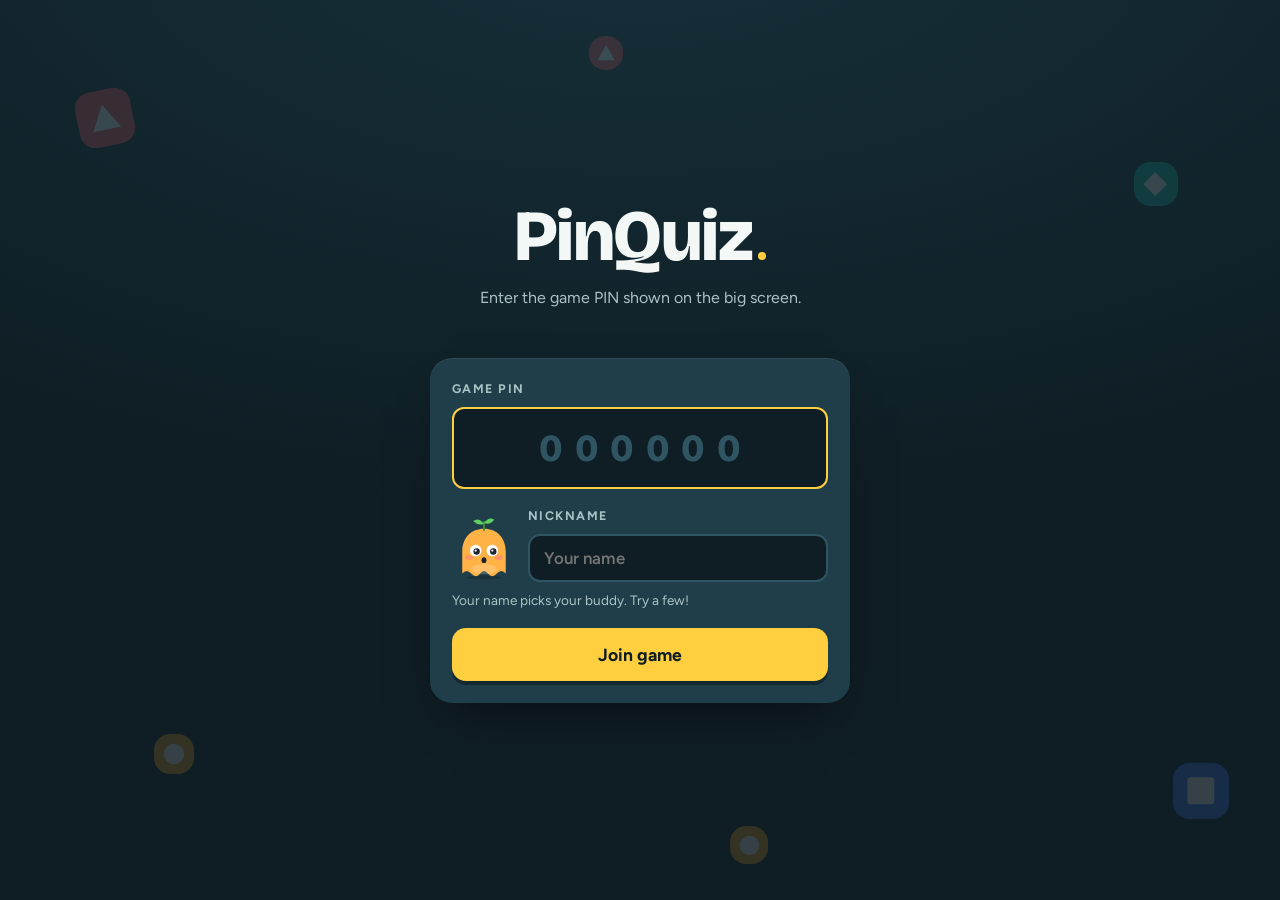
<file: index.html>
<!doctype html>
<html lang="en">
<head>
<meta charset="utf-8">
<meta name="viewport" content="width=device-width,initial-scale=1,viewport-fit=cover">
<title>PinQuiz</title>
<meta name="description" content="Free live quiz game. Host on a big screen, players join with a PIN from any phone.">
<link rel="preconnect" href="https://fonts.googleapis.com">
<link rel="stylesheet" href="https://fonts.googleapis.com/css2?family=Bricolage+Grotesque:opsz,wght@12..96,600;12..96,800&family=Figtree:wght@400;600;700&display=swap">
<link rel="icon" href="data:image/svg+xml,%3Csvg xmlns=%27http://www.w3.org/2000/svg%27 viewBox=%270 0 40 40%27%3E%3Ccircle cx=%2720%27 cy=%2720%27 r=%2718%27 fill=%27%23ffcf3f%27/%3E%3C/svg%3E">
<link rel="stylesheet" href="style.css">
</head>
<body>
<main id="app" aria-live="polite"></main>
<script src="vendor/firebase-app-compat.js"></script>
<script src="vendor/firebase-auth-compat.js"></script>
<script src="vendor/firebase-database-compat.js"></script>
<script src="vendor/qrcode.js"></script>
<script src="firebase-config.js"></script>
<script src="app.js"></script>
</body>
</html>
</file>
<file: style.css>
/* Game-show stage: dark ink stage, one warm spotlight accent, four answer colours. */
:root {
  --ink: #0f1d24;
  --stage: #16303a;
  --panel: #1f3e4a;
  --line: #2f5563;
  --fg: #f3f7f6;
  --muted: #a9c2c4;
  --spot: #ffcf3f;
  --good: #3ccf7a;
  --bad: #ff6b6b;
  --a0: #ff5a5f;
  --a1: #12b5a6;
  --a2: #f5a524;
  --a3: #3d7bfd;
  --display: "Bricolage Grotesque", "Arial Black", system-ui, sans-serif;
  --body: "Figtree", system-ui, -apple-system, "Segoe UI", sans-serif;
  --ease-out: cubic-bezier(0.23, 1, 0.32, 1);
  color-scheme: dark;
}

* { box-sizing: border-box; }
html, body { height: 100%; }
body {
  margin: 0;
  background: radial-gradient(1200px 600px at 50% -10%, var(--stage), var(--ink));
  background-color: var(--ink);
  color: var(--fg);
  font: 16px/1.5 var(--body);
  padding-top: env(safe-area-inset-top, 0px);
  padding-bottom: env(safe-area-inset-bottom, 0px);
}
#app {
  min-height: 100%;
  display: flex;
  flex-direction: column;
  padding-left: max(16px, env(safe-area-inset-left, 0px));
  padding-right: max(16px, env(safe-area-inset-right, 0px));
  padding-block: 20px;
  max-width: 1200px;
  margin: 0 auto;
}

h1, h2, h3 { font-family: var(--display); line-height: 1.1; margin: 0; text-wrap: balance; }
h1 { font-size: clamp(2.4rem, 7vw, 4.5rem); font-weight: 800; letter-spacing: -0.02em; }
h2 { font-size: clamp(1.6rem, 4.5vw, 2.6rem); font-weight: 800; }
h3 { font-size: 1.2rem; font-weight: 600; }
p { margin: 0; }
.muted { color: var(--muted); }
.label { font-size: .78rem; text-transform: uppercase; letter-spacing: .12em; color: var(--muted); font-weight: 700; }
.stack { display: flex; flex-direction: column; gap: 16px; }
.row { display: flex; gap: 12px; flex-wrap: wrap; align-items: center; }
.spacer { flex: 1; }
.center { align-items: center; text-align: center; justify-content: center; }
.grow { flex: 1; }

button, .btn {
  font: 700 1rem var(--body);
  border: 0;
  border-radius: 12px;
  padding: 14px 22px;
  cursor: pointer;
  color: var(--ink);
  background: var(--spot);
  box-shadow: 0 4px 0 rgba(0,0,0,.35);
  transition: transform .08s, box-shadow .08s, filter .15s;
  text-decoration: none;
  display: inline-flex; align-items: center; justify-content: center; gap: 8px;
}
button:hover { filter: brightness(1.05); }
button:active { transform: translateY(3px); box-shadow: 0 1px 0 rgba(0,0,0,.35); }
button:disabled { opacity: .5; cursor: default; transform: none; }
button.ghost { background: transparent; color: var(--fg); box-shadow: inset 0 0 0 2px var(--line); }
button.small { padding: 8px 14px; font-size: .9rem; border-radius: 10px; }
button.danger { background: transparent; color: var(--bad); box-shadow: inset 0 0 0 2px var(--line); }
:focus-visible { outline: 3px solid var(--spot); outline-offset: 3px; }

input, select, textarea {
  font: 600 1.05rem var(--body);
  color: var(--fg);
  background: var(--ink);
  border: 2px solid var(--line);
  border-radius: 12px;
  padding: 12px 14px;
  width: 100%;
  min-width: 0;
}
input:focus, select:focus, textarea:focus { border-color: var(--spot); outline: none; }
input.pin { font: 800 2rem var(--display); text-align: center; letter-spacing: .2em; }

.card { background: var(--panel); border-radius: 18px; padding: 20px; }
.narrow { width: 100%; max-width: 440px; margin: 0 auto; }

/* Home */
.home { flex: 1; justify-content: center; }
.brand { display: flex; align-items: baseline; justify-content: center; flex-wrap: wrap; gap: 6px; }
.brand:has(.brand-logo) { align-items: center; gap: .5em; }
.brand-name { font: 800 clamp(2.4rem, 7vw, 4.5rem)/1.1 var(--display); letter-spacing: -0.02em; overflow-wrap: anywhere; }
.brand-logo { height: clamp(64px, 12vw, 120px); width: auto; max-width: min(80vw, 420px); object-fit: contain; }
.brand.small { justify-content: flex-start; }
.brand.small .brand-name { font: inherit; letter-spacing: 0; }
.brand.small .brand-logo { height: 1.6em; max-width: 8em; }
.brand .dot { width: .5em; height: .5em; border-radius: 50%; background: var(--spot); display: inline-block; }
.choices { display: grid; grid-template-columns: repeat(auto-fit, minmax(240px, 1fr)); gap: 16px; }

/* Lobby */
.brand.small { font: 800 1.5rem var(--display); }
.qr { background: #fff; padding: 8px; border-radius: 10px; line-height: 0; }
.qr img, .qr svg { width: 120px; height: 120px; }
.players { display: flex; flex-wrap: wrap; gap: 10px; justify-content: center; }
.chip { background: var(--panel); padding: 8px 16px; border-radius: 999px; font-weight: 700; animation: pop .25s ease-out; }
@keyframes pop { from { transform: scale(.6); opacity: 0; } to { transform: scale(1); opacity: 1; } }

/* Question */
.timer { width: 84px; height: 84px; flex: none; border-radius: 50%; display: grid; place-items: center; font: 800 2rem var(--display); background: conic-gradient(var(--spot) var(--p, 100%), var(--line) 0); }
.timer span { width: 66px; height: 66px; border-radius: 50%; background: var(--ink); display: grid; place-items: center; font-variant-numeric: tabular-nums; }
.qtext { background: var(--fg); color: var(--ink); border-radius: 18px; padding: 24px; text-align: center; font: 800 clamp(1.4rem, 3.6vw, 2.6rem) var(--display); }
.answers { display: grid; grid-template-columns: 1fr 1fr; gap: 12px; }
.ans { display: flex; align-items: center; gap: 14px; padding: 18px; border-radius: 14px; color: #fff; font: 700 clamp(1rem, 2.4vw, 1.5rem) var(--body); min-height: 84px; text-align: left; box-shadow: 0 5px 0 rgba(0,0,0,.3); min-width: 0; }
.ans .txt { min-width: 0; overflow-wrap: anywhere; }
.ans.c0 { background: var(--a0); } .ans.c1 { background: var(--a1); } .ans.c2 { background: var(--a2); } .ans.c3 { background: var(--a3); }
.ans.dim { opacity: .3; }
.ans .count { margin-left: auto; font: 800 1.6rem var(--display); }
.shape { width: 34px; height: 34px; flex: none; fill: #fff; }
/* Letters, numbers, emoji or a picture in place of the shape (admin settings). */
.shape.glyph { display: grid; place-items: center; container-type: size; color: #fff; }
.shape.glyph b { font: 800 78cqh/1 var(--display); }
.shape.glyph img { width: 100%; height: 100%; object-fit: contain; }
.stats { font-variant-numeric: tabular-nums; }

/* Player answer pad */
.pad { flex: 1; display: grid; grid-template-columns: 1fr 1fr; gap: 12px; min-height: 60vh; }
.pad button { color: #fff; border-radius: 16px; flex-direction: column; gap: 10px; font-size: 1.05rem; padding: 12px; overflow-wrap: anywhere; }
.pad button .shape { width: 56px; height: 56px; }
.pad .c0 { background: var(--a0); } .pad .c1 { background: var(--a1); } .pad .c2 { background: var(--a2); } .pad .c3 { background: var(--a3); }

/* Results */
.bars { display: grid; grid-template-columns: repeat(4, 1fr); gap: 12px; align-items: end; height: 220px; }
.bar { display: flex; flex-direction: column; justify-content: flex-end; align-items: center; gap: 6px; height: 100%; }
.bar .fill { width: 100%; border-radius: 10px 10px 0 0; min-height: 6px; transition: height .6s cubic-bezier(.2,.8,.2,1); }
.bar .n { font: 800 1.4rem var(--display); }
.board { display: flex; flex-direction: column; gap: 8px; }
.board .r { display: flex; align-items: center; gap: 14px; background: var(--panel); border-radius: 12px; padding: 12px 18px; font-weight: 700; font-size: 1.15rem; font-variant-numeric: tabular-nums; }
.board .r .pos { width: 2ch; color: var(--muted); }
.board .r .pts { margin-left: auto; font-family: var(--display); }
.feedback { flex: 1; justify-content: center; border-radius: 20px; padding: 32px 20px; }
.feedback.ok { background: var(--good); color: var(--ink); }
.feedback.no { background: var(--bad); color: var(--ink); }
.feedback.ok .muted, .feedback.no .muted { color: rgba(15,29,36,.7); }
.big { font: 800 clamp(2.4rem, 10vw, 4rem) var(--display); }

/* Podium */
.podium { display: grid; grid-template-columns: repeat(3, 1fr); gap: 12px; align-items: end; max-width: 720px; margin: 0 auto; width: 100%; }
.podium .step { background: var(--panel); border-radius: 14px 14px 0 0; padding: 16px 8px; text-align: center; display: flex; flex-direction: column; gap: 4px; min-width: 0; }
.podium .step b { font-family: var(--display); font-size: 1.3rem; overflow-wrap: anywhere; }
.podium .p1 { height: 240px; background: var(--spot); color: var(--ink); }
.podium .p2 { height: 180px; }
.podium .p3 { height: 140px; }

/* Editor */
.qedit { display: flex; flex-direction: column; gap: 12px; }
.optrow { display: flex; gap: 8px; align-items: center; }
.optrow input[type=radio] { width: 24px; height: 24px; flex: none; accent-color: var(--good); }
.optrow .swatch { width: 14px; align-self: stretch; border-radius: 6px; flex: none; }
/* Quiz editor: question list | question | settings */
#app.wide { max-width: none; padding: 0; }
.ed { display: grid; grid-template-columns: 228px minmax(0, 1fr) 300px; grid-template-rows: auto minmax(0, 1fr); height: 100vh; height: 100dvh; }
.ed-top { grid-column: 1 / -1; display: flex; align-items: center; gap: 12px; padding: 12px 16px; border-bottom: 1px solid var(--line); background: var(--ink); }
.ed-title { max-width: 480px; font: 700 1.05rem var(--body); padding: 10px 14px; }
.ed-rail, .ed-props { background: var(--ink); overflow-y: auto; padding: 16px 14px; display: flex; flex-direction: column; gap: 14px; }
.ed-rail { border-right: 1px solid var(--line); }
.ed-props { border-left: 1px solid var(--line); gap: 22px; }
.ed-canvas { overflow-y: auto; padding: 28px clamp(16px, 3vw, 44px); display: flex; flex-direction: column; gap: 20px; }

.slides { list-style: none; margin: 0; padding: 0; display: flex; flex-direction: column; gap: 10px; }
.slide { display: flex; gap: 8px; align-items: flex-start; }
.slide .num { width: 2.2ch; flex: none; text-align: right; padding-top: 8px; font-size: .85rem; font-weight: 700; color: var(--muted); position: relative; }
.slide.bad .num { color: var(--bad); }
.slide.bad .num::after { content: ""; position: absolute; right: -2px; top: 30px; width: 8px; height: 8px; border-radius: 50%; background: var(--bad); }
button.thumb { flex: 1; min-width: 0; display: flex; flex-direction: column; align-items: stretch; justify-content: flex-start; gap: 6px; padding: 10px; text-align: left; border-radius: 12px; background: var(--panel); color: var(--fg); box-shadow: inset 0 0 0 2px transparent; font: 600 .82rem/1.3 var(--body); }
button.thumb:active { transform: none; box-shadow: inset 0 0 0 2px var(--line); }
.slide.on button.thumb { box-shadow: inset 0 0 0 2px var(--spot); }
.slide.bad button.thumb { box-shadow: inset 0 0 0 2px var(--bad); }
.slide.over button.thumb { outline: 2px dashed var(--spot); outline-offset: 2px; }
.slide[draggable=true] { cursor: grab; }
.t-type { display: flex; justify-content: space-between; font-size: .68rem; text-transform: uppercase; letter-spacing: .08em; color: var(--muted); font-weight: 700; }
.t-text { display: -webkit-box; -webkit-line-clamp: 2; -webkit-box-orient: vertical; overflow: hidden; min-height: 2.6em; overflow-wrap: anywhere; }
.t-opts { display: grid; grid-template-columns: 1fr 1fr; gap: 3px; }
.t-opts i { height: 8px; border-radius: 3px; opacity: .45; }
.t-opts i.empty { opacity: .15; }
.t-opts i.ok { opacity: 1; box-shadow: inset 0 0 0 2px #fff; }
.t-opts .c0, .tile.c0 { --tc: var(--a0); } .t-opts .c1, .tile.c1 { --tc: var(--a1); } .t-opts .c2, .tile.c2 { --tc: var(--a2); } .t-opts .c3, .tile.c3 { --tc: var(--a3); }
.t-opts i { background: var(--tc); }
.adder { display: flex; flex-direction: column; gap: 8px; }
button.typebtn { justify-content: flex-start; gap: 12px; padding: 10px 12px; text-align: left; background: var(--panel); color: var(--fg); box-shadow: inset 0 0 0 2px var(--line); }
button.typebtn:hover { box-shadow: inset 0 0 0 2px var(--spot); }
.typebtn b, .typebtn small { display: block; } .typebtn small { color: var(--muted); font-weight: 600; font-size: .8rem; }
.ticon { width: 26px; height: 26px; flex: none; }

textarea.ed-q { background: var(--fg); color: var(--ink); border: 0; border-radius: 16px; padding: 20px; text-align: center; font: 800 clamp(1.25rem, 2.6vw, 1.9rem)/1.25 var(--display); resize: none; box-shadow: 0 4px 0 rgba(0,0,0,.3); }
textarea.ed-q::placeholder { color: #7f9298; }
textarea.ed-q:focus { box-shadow: 0 4px 0 rgba(0,0,0,.3), 0 0 0 3px var(--spot); }
.media { display: grid; place-items: center; text-align: center; position: relative; align-self: center; flex: none; width: min(100%, 600px); aspect-ratio: 3 / 2; border-radius: 16px; border: 2px dashed var(--line); background: rgba(255,255,255,.03); overflow: hidden; }
.media:has(img) { border-style: solid; }
.media.drag { border-color: var(--spot); background: rgba(255,207,63,.08); }
.media img, .media video { position: absolute; inset: 0; width: 100%; height: 100%; object-fit: contain; display: block; background: var(--ink); }
.media > .muted { padding: 16px; }
.audio { display: flex; flex-direction: column; align-items: center; justify-content: center; gap: 10px; padding: 16px; text-align: center; overflow-wrap: anywhere; }
.audio .note { width: 64px; height: 64px; border-radius: 50%; background: var(--spot); color: var(--ink); display: grid; place-items: center; font-size: 2rem; }
.audio audio { width: 360px; max-width: 100%; }
.media .audio { width: 100%; }
.drop .formats { font-size: .82rem; }
button.drop { width: 100%; height: 100%; flex-direction: column; gap: 8px; background: transparent; color: var(--fg); box-shadow: none; border-radius: 0; font-weight: 600; }
button.drop:active { transform: none; }
.drop .plus { width: 46px; height: 46px; border-radius: 12px; background: var(--fg); color: var(--ink); display: grid; place-items: center; font: 800 1.8rem/1 var(--display); }
.media-actions { position: absolute; right: 10px; top: 10px; display: flex; gap: 8px; }
.media-actions button { background: rgba(15,29,36,.88); }
.ed-answers { display: grid; grid-template-columns: 1fr 1fr; gap: 12px; }
.tile { display: flex; align-items: center; gap: 12px; min-height: 78px; padding: 8px 12px 8px 8px; border-radius: 14px; background: var(--panel); transition: background .15s; }
.tile.filled { background: var(--tc); }
.tile-shape { width: 46px; align-self: stretch; flex: none; display: grid; place-items: center; border-radius: 10px; background: var(--tc); }
.tile.filled .tile-shape { background: rgba(0,0,0,.14); }
.tile-shape .shape { width: 26px; height: 26px; }
.tile input { flex: 1; background: transparent; border: 0; padding: 8px 4px; font: 700 1.1rem var(--body); color: #fff; }
.tile input::placeholder { color: var(--muted); font-weight: 600; }
.tile.filled input::placeholder { color: rgba(255,255,255,.75); }
.tile-fixed { flex: 1; color: #fff; font: 700 1.2rem var(--body); }
button.mark { width: 40px; height: 40px; flex: none; padding: 0; border-radius: 50%; background: transparent; color: transparent; box-shadow: inset 0 0 0 3px rgba(255,255,255,.7); }
button.mark.multi { border-radius: 10px; }
button.mark svg { width: 22px; height: 22px; }
button.mark:hover { color: rgba(255,255,255,.55); }
.tile.ok button.mark { background: var(--good); color: var(--ink); box-shadow: 0 0 0 3px #fff; }
.hint { text-align: center; font-size: .9rem; }

fieldset.field { border: 0; margin: 0; padding: 0; min-width: 0; }
.field { display: flex; flex-direction: column; gap: 8px; }
.field legend { padding: 0; margin-bottom: 8px; }
.field select { font-size: .95rem; padding: 10px 12px; }
.opt { display: flex; gap: 10px; align-items: flex-start; padding: 10px 12px; border-radius: 12px; box-shadow: inset 0 0 0 2px var(--line); cursor: pointer; }
.opt input { width: 18px; height: 18px; margin: 2px 0 0; flex: none; accent-color: var(--spot); }
.opt b { display: block; font-size: .95rem; }
.opt small { display: block; color: var(--muted); font-size: .8rem; line-height: 1.35; }
.opt:has(input:checked) { box-shadow: inset 0 0 0 2px var(--spot); background: rgba(255,207,63,.07); }
.opt:has(input:focus-visible) { outline: 3px solid var(--spot); outline-offset: 2px; }
.opt.off { opacity: .4; cursor: default; }
.typegrid { display: grid; grid-template-columns: 1fr 1fr; gap: 8px; }
.typeopt { flex-direction: column; align-items: center; text-align: center; gap: 6px; font-size: .85rem; }
.typeopt input { position: absolute; opacity: 0; pointer-events: none; }
.typeopt .ticon { width: 30px; height: 30px; }
button.linkbtn { align-self: flex-start; padding: 0; background: none; box-shadow: none; color: var(--spot); font-weight: 600; font-size: .85rem; text-decoration: underline; text-underline-offset: 3px; }
button.linkbtn:active { transform: none; }
.props-foot { margin-top: auto; display: flex; gap: 8px; padding-top: 8px; }

/* Cover page in the editor */
.t-media { align-self: flex-start; font-size: .68rem; font-weight: 700; text-transform: uppercase; letter-spacing: .06em; color: var(--muted); background: var(--ink); padding: 2px 8px; border-radius: 999px; }
.slide .t-img { width: 100%; height: 56px; object-fit: contain; background: #fff; border-radius: 8px; }
.slide.cover button.thumb { background: var(--stage); }
.tips { margin: 0; padding-left: 1.1em; display: flex; flex-direction: column; gap: 6px; font-size: .92rem; }

/* Admin settings */
.logo-row { display: flex; gap: 16px; align-items: center; flex-wrap: wrap; }
.logo-box { width: 180px; height: 110px; flex: none; border-radius: 12px; border: 2px dashed var(--line); display: grid; place-items: center; background: repeating-conic-gradient(#22414c 0 25%, #1b3640 0 50%) 0 0 / 16px 16px; }
.logo-box.drag { border-color: var(--spot); }
.logo-box img { max-width: 90%; max-height: 90%; object-fit: contain; }
.check { display: flex; gap: 8px; align-items: center; font-weight: 600; cursor: pointer; }
.check input { width: 18px; height: 18px; accent-color: var(--spot); }
.check:has(input:disabled) { opacity: .45; cursor: default; }
.iconsets { display: grid; grid-template-columns: repeat(auto-fit, minmax(150px, 1fr)); gap: 10px; }
.iconset { flex-direction: column; align-items: stretch; gap: 8px; position: relative; }
.iconset input { position: absolute; opacity: 0; pointer-events: none; }
.mini { display: grid; grid-template-columns: repeat(4, 1fr); gap: 4px; }
.mini i { height: 34px; border-radius: 6px; display: grid; place-items: center; }
.mini .shape { width: 20px; height: 20px; }
.mini .c0, .cswatch.c0 { background: var(--a0); } .mini .c1, .cswatch.c1 { background: var(--a1); } .mini .c2, .cswatch.c2 { background: var(--a2); } .mini .c3, .cswatch.c3 { background: var(--a3); }
.crow { display: flex; gap: 8px; align-items: center; }
.crow input { flex: 1; }
.cswatch { width: 46px; height: 46px; flex: none; border-radius: 10px; display: grid; place-items: center; }
.cswatch .shape { width: 28px; height: 28px; }
.preview { display: flex; flex-direction: column; gap: 14px; align-items: center; }
.mini-pad { flex: none; min-height: 0; width: min(100%, 360px); }
.mini-pad button { min-height: 110px; pointer-events: none; }

button.attn { background: var(--spot); color: var(--ink); box-shadow: none; animation: pop .6s ease-in-out infinite alternate; }

.bad-note { background: rgba(255,107,107,.15); color: var(--fg); border-left: 4px solid var(--bad); padding: 10px 12px; border-radius: 8px; }
details.help summary { cursor: pointer; font-weight: 700; }
details.help ol { margin: 12px 0 0; padding-left: 1.2em; display: flex; flex-direction: column; gap: 8px; color: var(--muted); }
details.help b { color: var(--fg); }

/* Live question extras */
.badge { align-self: flex-start; background: var(--spot); color: var(--ink); font-size: .75rem; font-weight: 800; padding: 3px 10px; border-radius: 999px; text-transform: uppercase; letter-spacing: .06em; }
.pad button.on { box-shadow: inset 0 0 0 5px #fff, 0 4px 0 rgba(0,0,0,.35); }

@media (max-width: 960px) {
  .ed { grid-template-columns: 1fr; grid-template-rows: none; height: auto; }
  .ed-rail { border-right: 0; border-bottom: 1px solid var(--line); overflow: visible; }
  .slides { flex-direction: row; overflow-x: auto; padding: 4px 2px 6px; }
  .slide { width: 170px; flex: none; }
  .adder { flex-direction: row; flex-wrap: wrap; align-items: center; }
  .adder > * { flex: 1 1 auto; }
  .adder .label { flex-basis: 100%; }
  .ed-props { border-left: 0; border-top: 1px solid var(--line); overflow: visible; }
  .ed-canvas { overflow: visible; padding: 20px 16px; }
}
@media (max-width: 560px) {
  .ed-answers { grid-template-columns: 1fr; }
  .ed-top { flex-wrap: wrap; }
  .ed-title { order: 3; max-width: none; flex-basis: 100%; }
}

.quizlist { display: flex; flex-direction: column; gap: 10px; }
.quizlist .item { display: flex; gap: 12px; align-items: center; flex-wrap: wrap; }
.toast { position: fixed; left: 50%; bottom: calc(20px + env(safe-area-inset-bottom, 0px)); transform: translateX(-50%); background: var(--fg); color: var(--ink); padding: 12px 18px; border-radius: 12px; font-weight: 700; z-index: 10; max-width: calc(100% - 32px); }

@media (max-width: 560px) {
  .answers { grid-template-columns: 1fr; }
  .bars { height: 160px; }
  .timer { width: 64px; height: 64px; font-size: 1.5rem; }
  .timer span { width: 50px; height: 50px; }
}
/* Host stage: a 16:9 layout sized to the window, so it reads well when shared
   in a Zoom, Google Meet or Teams call. --u is 1% of the largest 16:9 area that
   fits; every size on the stage is a multiple of it. */
#app.stage, .stage-pv { --u: min(1vw, 1.78vh); max-width: none; height: 100vh; height: 100dvh; padding: calc(var(--u) * 1.6) calc(var(--u) * 2.2); overflow: hidden; font-size: calc(var(--u) * 1.5); }
.screen { flex: 1; min-height: 0; display: flex; flex-direction: column; gap: calc(var(--u) * 1.5); }
.sbar { display: flex; align-items: center; gap: calc(var(--u) * 1); flex: none; }
.stage .sbar .label { font-size: calc(var(--u) * 1.3); }
.stage .sbar h2 { font-size: calc(var(--u) * 3.2); }
.stage .brand.small { font-size: calc(var(--u) * 2.4); }
.stage button.small { font-size: calc(var(--u) * 1.3); padding: calc(var(--u) * .7) calc(var(--u) * 1.4); border-radius: calc(var(--u) * .8); }
.stage .badge { align-self: center; font-size: calc(var(--u) * 1); padding: calc(var(--u) * .3) calc(var(--u) * .9); }

.stage .qtext { flex: none; font-size: calc(var(--u) * 3.2); line-height: 1.15; padding: calc(var(--u) * 1.6) calc(var(--u) * 2.4); border-radius: calc(var(--u) * 1.4); overflow-wrap: anywhere; }
.stage .qtext.slide-title { font-size: calc(var(--u) * 4); }
.stage .qtext.alone { flex: 1; display: grid; place-items: center; font-size: calc(var(--u) * 5.5); }
.qmid { flex: 1; min-height: 0; display: flex; align-items: center; gap: calc(var(--u) * 2); }
.qmedia { flex: 1; align-self: stretch; position: relative; min-width: 0; }
.qmedia > img, .qmedia > video { position: absolute; inset: 0; width: 100%; height: 100%; object-fit: contain; }
.qmedia > .audio { position: absolute; inset: 0; margin: auto; width: fit-content; height: fit-content; background: var(--panel); border-radius: calc(var(--u) * 1.4); padding: calc(var(--u) * 1.6) calc(var(--u) * 2.8); }
.stage .timer { width: calc(var(--u) * 10); height: calc(var(--u) * 10); font-size: calc(var(--u) * 3.8); }
.stage .timer span { width: calc(var(--u) * 8); height: calc(var(--u) * 8); }
.stats { display: flex; flex-direction: column; align-items: center; min-width: calc(var(--u) * 10); font-variant-numeric: tabular-nums; }
.stats b { font: 800 calc(var(--u) * 4.4)/1 var(--display); }
.stats small { font-size: .45em; color: var(--muted); }
.stage .stats .label { font-size: calc(var(--u) * 1.1); }
.stage .answers { flex: none; grid-auto-rows: calc(var(--u) * 8); gap: calc(var(--u) * 1.2); }
.stage .ans { min-height: 0; padding: 0 calc(var(--u) * 2); gap: calc(var(--u) * 1.6); font-size: calc(var(--u) * 2.3); border-radius: calc(var(--u) * 1.2); }
.stage .ans .shape { width: calc(var(--u) * 3.4); height: calc(var(--u) * 3.4); }
.stage .ans .count { font-size: calc(var(--u) * 2.8); }
.stage .bars { flex: 1; min-height: 0; height: auto; gap: calc(var(--u) * 1.2); }
.stage .bar .n { font-size: calc(var(--u) * 2.4); }
.stage .board { width: min(100%, calc(var(--u) * 70)); margin: auto; gap: calc(var(--u) * 1); }
.stage .board .r { font-size: calc(var(--u) * 2.4); padding: calc(var(--u) * 1.2) calc(var(--u) * 2); gap: calc(var(--u) * 1.6); border-radius: calc(var(--u) * 1); }
.stage .board .r .muted { font-size: .6em !important; }
.stage .podium { flex: 1; min-height: 0; max-width: calc(var(--u) * 80); gap: calc(var(--u) * 1.4); }
.stage .podium .step { padding: calc(var(--u) * 1.6) calc(var(--u) * .8); font-size: calc(var(--u) * 1.8); border-radius: calc(var(--u) * 1.4) calc(var(--u) * 1.4) 0 0; }
.stage .podium .step b { font-size: calc(var(--u) * 3); }
.stage .podium .step .label { font-size: calc(var(--u) * 1.4); }
.stage .podium .p1 { height: 90%; } .stage .podium .p2 { height: 70%; } .stage .podium .p3 { height: 55%; }

/* Lobby: join details | cover | participants */
.lobby-grid { flex: 1; min-height: 0; display: grid; grid-template-columns: calc(var(--u) * 24) minmax(0, 1fr) calc(var(--u) * 24); gap: calc(var(--u) * 2); }
.lob-card { min-height: 0; overflow: hidden; background: var(--panel); border-radius: calc(var(--u) * 1.8); padding: calc(var(--u) * 2); display: flex; flex-direction: column; gap: calc(var(--u) * 1.1); }
.stage .lob-card h3 { font-size: calc(var(--u) * 2); }
.lob-join .qr { padding: calc(var(--u) * .9); flex: none; }
.lob-join .qr svg, .lob-join .qr img { width: 100%; height: auto; aspect-ratio: 1; }
.lob-join .pinval { font: 800 calc(var(--u) * 4.3)/1.05 var(--display); letter-spacing: .03em; white-space: nowrap; font-variant-numeric: tabular-nums; }
.lob-main { min-width: 0; min-height: 0; display: flex; flex-direction: column; gap: calc(var(--u) * 1.6); }
.lob-title { flex: none; background: var(--fg); color: var(--ink); border-radius: calc(var(--u) * 1.6); padding: calc(var(--u) * 1.8) calc(var(--u) * 2.4); text-align: center; font: 800 calc(var(--u) * 3.2)/1.15 var(--display); text-transform: uppercase; overflow-wrap: anywhere; }
.lob-media { flex: 1; min-height: 0; position: relative; background: #fff; border-radius: calc(var(--u) * 1.6); }
.lob-media > img { position: absolute; inset: 0; width: 100%; height: 100%; object-fit: contain; padding: calc(var(--u) * 1.4); }
.lob-people .count { background: var(--ink); border-radius: calc(var(--u) * .6); padding: 0 calc(var(--u) * .8); font-weight: 800; font-variant-numeric: tabular-nums; }
.plist { flex: 1; min-height: 0; overflow-y: auto; display: flex; flex-wrap: wrap; align-content: flex-start; gap: calc(var(--u) * .7); }
.plist .chip { background: var(--ink); font-size: calc(var(--u) * 1.5); padding: calc(var(--u) * .6) calc(var(--u) * 1.3); }

/* Too narrow for a stage (hosting from a phone): stack and scroll instead. */
@media (max-width: 760px) {
  #app.stage { --u: 6.5px; height: auto; overflow: visible; }
  .stage-pv { --u: 6.5px; overflow-y: auto; padding-bottom: 80px; }
  .lobby-grid { grid-template-columns: 1fr; }
  .lob-media { min-height: 240px; }
  .qmid { min-height: 36vh; }
  .stage .qtext.alone { min-height: 50vh; }
}

/* Editor preview: the big screen as an overlay, with a small control bar
   that is not part of the shared view. */
.stage-pv { position: fixed; inset: 0; z-index: 40; display: flex; flex-direction: column; color: var(--fg);
  background: radial-gradient(1200px 600px at 50% -10%, var(--stage), var(--ink)); background-color: var(--ink); }
body.pv-open { overflow: hidden; }
.pv-view { flex: 1; min-height: 0; display: flex; flex-direction: column; }
.pv-ctl { position: fixed; left: 50%; bottom: calc(14px + env(safe-area-inset-bottom, 0px)); transform: translateX(-50%); z-index: 41;
  display: flex; align-items: center; gap: 6px; padding: 6px; border-radius: 14px; white-space: nowrap; font-size: 14px;
  background: rgba(15,29,36,.94); box-shadow: inset 0 0 0 1px var(--line), 0 12px 30px rgba(0,0,0,.45); transition: opacity 200ms ease; }
.stage-pv .pv-ctl button.small { font-size: .85rem; padding: 7px 12px; border-radius: 9px; }
.pv-tag { background: var(--spot); color: var(--ink); font-weight: 800; font-size: .7rem; letter-spacing: .08em; text-transform: uppercase; padding: 4px 8px; border-radius: 7px; }
.pv-step { min-width: 5ch; text-align: center; color: var(--muted); font-weight: 700; font-variant-numeric: tabular-nums; }
@media (hover: hover) and (pointer: fine) { .pv-ctl:not(:hover):not(:focus-within) { opacity: .45; } }

/* ---------- Avatars ----------
   Little characters drawn from each nickname. "live" ones bob and blink; the
   delay (--d) differs per name so a room full of them never moves in step. */
/* Idle: a little hop with squash and stretch, a lazy sway, a hat that
   wobbles after the hop, eyes that blink and glance around. */
.live .avt-bob { transform-origin: 50px 94px; animation: av-hop 1.9s var(--d, 0s) infinite cubic-bezier(.45, 0, .55, 1); }
.live .avt-shadow { transform-origin: 50px 96px; animation: av-shadow 1.9s var(--d, 0s) infinite cubic-bezier(.45, 0, .55, 1); }
.live .avt-sway { transform-origin: 50px 90px; animation: av-sway 3.8s var(--d, 0s) ease-in-out infinite alternate; }
.live .avt-hat { transform-origin: 50px 24px; animation: av-hat 1.9s var(--d, 0s) infinite ease-in-out; }
.live .avt-look { animation: av-look 6.5s var(--d, 0s) infinite; }
.live .avt-eyes { transform-origin: 50px 55px; animation: av-blink 4.6s var(--d, 0s) infinite; }
@keyframes av-hop {
  0%, 100% { transform: translateY(0) scale(1, 1); }
  18% { transform: translateY(0) scale(1.05, .95); }
  45% { transform: translateY(-7px) scale(.97, 1.03); }
  72% { transform: translateY(0) scale(1.04, .96); }
  86% { transform: translateY(0) scale(.99, 1.01); }
}
@keyframes av-shadow { 0%, 100% { transform: scaleX(1); opacity: .2; } 45% { transform: scaleX(.78); opacity: .12; } }
@keyframes av-sway { from { transform: rotate(-3deg); } to { transform: rotate(3deg); } }
@keyframes av-hat { 0%, 100% { transform: rotate(0); } 50% { transform: rotate(-9deg); } 75% { transform: rotate(6deg); } }
@keyframes av-look {
  0%, 36%, 100% { transform: translate(0, 0); }
  40%, 56% { transform: translate(-2.6px, .5px); }
  60%, 78% { transform: translate(2.6px, -1px); }
  82% { transform: translate(0, 0); }
}
@keyframes av-blink { 0%, 95%, 100% { transform: scaleY(1); } 97% { transform: scaleY(.1); } }

/* Happy: bouncing on the spot. */
.live .avt-happy .avt-bob { animation: av-jump .78s var(--d, 0s) infinite cubic-bezier(.3, 0, .4, 1); }
.live .avt-happy .avt-shadow { animation: av-jumpshadow .78s var(--d, 0s) infinite cubic-bezier(.3, 0, .4, 1); }
.live .avt-happy .avt-sway { animation-duration: 1.1s; }
.live .avt-happy .avt-hat { animation-duration: .78s; }
@keyframes av-jump {
  0%, 100% { transform: translateY(0) scale(1.08, .92); }
  35% { transform: translateY(-15px) scale(.94, 1.06); }
  55% { transform: translateY(-16px) scale(1, 1); }
  85% { transform: translateY(0) scale(1.05, .95); }
}
@keyframes av-jumpshadow { 0%, 100% { transform: scaleX(1.05); opacity: .22; } 50% { transform: scaleX(.6); opacity: .08; } }

/* Sad: a slow droop and a tear that keeps rolling. */
.live .avt-sad .avt-bob { animation: av-droop 3.2s var(--d, 0s) ease-in-out infinite alternate; }
.live .avt-sad .avt-shadow { animation: none; }
.live .avt-sad .avt-sway { animation-duration: 5s; }
.live .avt-sad .avt-tear { animation: av-tear 1.8s ease-in infinite; }
@keyframes av-droop { from { transform: translateY(0) scale(1, 1); } to { transform: translateY(3px) scale(1.04, .96); } }
@keyframes av-tear { 0% { transform: translateY(-3px); opacity: 0; } 15% { opacity: 1; } 100% { transform: translateY(12px); opacity: 0; } }

/* Sleepy: slow breathing, eyes shut, z's floating up. */
.live .avt-sleepy .avt-bob { animation: av-breathe 3.4s var(--d, 0s) ease-in-out infinite; }
.live .avt-sleepy .avt-shadow, .live .avt-sleepy .avt-eyes, .live .avt-sleepy .avt-look { animation: none; }
.live .avt-sleepy .avt-sway { animation-duration: 6s; }
.live .avt-z { animation: av-z 2.6s ease-out infinite; animation-delay: calc(var(--i, 0) * -1.3s); }
@keyframes av-breathe { 0%, 100% { transform: scale(1, 1); } 50% { transform: scale(1.04, .96); } }
@keyframes av-z { 0% { transform: translate(-4px, 8px); opacity: 0; } 25% { opacity: 1; } 100% { transform: translate(6px, -12px); opacity: 0; } }

/* Wow: waiting nervously, a quick wiggle. */
.live .avt-wow .avt-sway { animation: av-wiggle .45s ease-in-out infinite alternate; }
@keyframes av-wiggle { from { transform: rotate(-3deg); } to { transform: rotate(3deg); } }

/* Host lobby: each player is a little tile that hops in when they join. */
.plist { gap: calc(var(--u) * 1) !important; }
.pchip { display: flex; flex-direction: column; align-items: center; gap: calc(var(--u) * .3); width: calc(var(--u) * 8.4); font-size: calc(var(--u) * 1.3); text-align: center; }
.pchip .p-av { width: calc(var(--u) * 6); height: calc(var(--u) * 6); }
.pchip b { max-width: 100%; overflow: hidden; text-overflow: ellipsis; white-space: nowrap; }
.pchip.new { animation: av-in 520ms cubic-bezier(0.34, 1.56, 0.64, 1) backwards; }
@keyframes av-in { from { opacity: 0; transform: translateY(14px) scale(.7); } }
.board .r .p-av { width: 1.6em; height: 1.6em; }
.podium .step .p-av.pod { width: 70%; max-width: calc(var(--u) * 13); height: auto; aspect-ratio: 1; margin: calc(var(--u) * -7) auto 0; }
.podium .step { overflow: visible; }

/* ---------- Player screens (phone) ----------
   One column, thumb-first. Entrance motion (.p-in) plays once per view; live
   redraws add .settled to #app so nothing replays when answers stream in. */
.p-in { animation: p-rise 320ms var(--ease-out) backwards; animation-delay: calc(var(--i, 0) * 50ms); }
#app.settled .p-in { animation: none; }
@keyframes p-rise { from { opacity: 0; transform: translateY(8px) scale(.98); } }
@keyframes p-pop { from { opacity: 0; transform: scale(.96); } }

.p-center { flex: 1; display: flex; flex-direction: column; align-items: center; justify-content: center; text-align: center; gap: 14px; }

/* Join */
.p-join { flex: 1; width: 100%; max-width: 420px; margin: 0 auto; display: flex; flex-direction: column; justify-content: center; gap: 24px; }
.p-hero { display: flex; flex-direction: column; align-items: center; gap: 10px; text-align: center; }
.p-card { background: var(--panel); border-radius: 22px; padding: 22px; display: flex; flex-direction: column; gap: 18px; box-shadow: inset 0 1px 0 rgba(255,255,255,.06), 0 24px 48px -24px rgba(0,0,0,.6); }
.p-field { display: flex; flex-direction: column; gap: 8px; }
input.p-pin { font: 800 2.4rem/1 var(--display); text-align: center; letter-spacing: .3em; padding: 16px 0 16px .3em; font-variant-numeric: tabular-nums; }
input.p-pin::placeholder { color: var(--line); }
button.p-go { width: 100%; max-width: 420px; padding: 16px 22px; font-size: 1.1rem; border-radius: 14px; }
.p-spin { width: 36px; height: 36px; border-radius: 50%; border: 3px solid var(--line); border-top-color: var(--spot); animation: p-spin .7s linear infinite; }
@keyframes p-spin { to { transform: rotate(360deg); } }

/* In-game header */
.p-top { display: flex; align-items: center; gap: 10px; padding-bottom: 12px; }
.p-me { display: flex; align-items: center; gap: 8px; min-width: 0; }
.p-me b { overflow: hidden; text-overflow: ellipsis; white-space: nowrap; }
.p-av { width: 34px; height: 34px; flex: none; display: block; }
.p-av.big { width: 132px; height: 132px; }
.avt { display: block; width: 100%; height: 100%; overflow: visible; }
.p-q { font-size: .78rem; font-weight: 700; letter-spacing: .1em; color: var(--muted); font-variant-numeric: tabular-nums; }
.p-score { background: var(--panel); border-radius: 999px; padding: 6px 12px; font: 800 .95rem var(--display); font-variant-numeric: tabular-nums; }
.p-score small { color: var(--muted); font: 600 .75rem var(--body); }

/* Lobby */
.p-who { display: flex; flex-direction: column; align-items: center; gap: 6px; }
.p-name { font-size: clamp(2.2rem, 10vw, 3.4rem); overflow-wrap: anywhere; }
.p-live { display: inline-flex; align-items: center; gap: 10px; background: var(--panel); padding: 8px 16px; border-radius: 999px; font-weight: 600; }
.p-dot { position: relative; width: 8px; height: 8px; flex: none; border-radius: 50%; background: var(--good); }
.p-dot::after { content: ""; position: absolute; inset: 0; border-radius: 50%; background: var(--good); animation: p-ping 1.6s var(--ease-out) infinite; }
@keyframes p-ping { from { transform: scale(1); opacity: .6; } to { transform: scale(2.8); opacity: 0; } }
.p-chips { display: flex; flex-wrap: wrap; justify-content: center; gap: 8px; max-width: 380px; }
.p-chips .chip { animation: none; display: inline-flex; align-items: center; gap: 6px; padding: 4px 12px 4px 6px; }
.p-chips .chip .p-av { width: 26px; height: 26px; }
.chip.me { background: var(--spot); color: var(--ink); }

/* Question */
.p-timebar { height: 6px; margin-bottom: 14px; border-radius: 99px; background: var(--panel); overflow: hidden; }
.p-timebar i { display: block; height: 100%; background: var(--spot); transform-origin: left; transition: transform 250ms linear, background-color 300ms ease; }
.p-timebar.low i { background: var(--bad); }
.p-pad { flex: 1; display: grid; grid-template-columns: 1fr 1fr; gap: 12px; min-height: 60vh; }
.p-pad.two { grid-template-columns: 1fr; }
button.p-tile { position: relative; flex-direction: column; gap: 12px; padding: 14px; border-radius: 18px; color: #fff; font: 700 1.05rem/1.25 var(--body); overflow-wrap: anywhere; box-shadow: 0 5px 0 rgba(0,0,0,.28); transition: transform 160ms var(--ease-out), box-shadow 160ms var(--ease-out); }
button.p-tile:active { transform: scale(.97) translateY(2px); box-shadow: 0 2px 0 rgba(0,0,0,.28); }
button.p-tile.on { box-shadow: inset 0 0 0 4px #fff, 0 5px 0 rgba(0,0,0,.28); }
.p-tile .shape { width: clamp(64px, 22vw, 96px); height: clamp(64px, 22vw, 96px); }
.p-tile.c0, .p-mini.c0 { background: var(--a0); } .p-tile.c1, .p-mini.c1 { background: var(--a1); }
.p-tile.c2, .p-mini.c2 { background: var(--a2); } .p-tile.c3, .p-mini.c3 { background: var(--a3); }
.p-tick { position: absolute; top: 10px; right: 10px; width: 28px; height: 28px; border-radius: 50%; display: grid; place-items: center; color: transparent; box-shadow: inset 0 0 0 2.5px rgba(255,255,255,.8); transition: background-color 160ms ease, color 160ms ease; }
.p-tick svg { width: 16px; height: 16px; }
.p-tile.on .p-tick { background: #fff; color: var(--ink); }
button.p-submit { margin-top: 12px; max-width: none; }

/* Waiting */
.p-picked { display: flex; gap: 8px; }
.p-mini { width: 64px; height: 64px; border-radius: 16px; display: grid; place-items: center; box-shadow: 0 4px 0 rgba(0,0,0,.28); }
.p-mini .shape { width: 30px; height: 30px; }
.p-dots { display: flex; gap: 6px; }
.p-dots i { width: 8px; height: 8px; border-radius: 50%; background: var(--muted); animation: p-bob 1s ease-in-out infinite; animation-delay: calc(var(--i, 0) * 140ms); }
@keyframes p-bob { 0%, 60%, 100% { transform: translateY(0); opacity: .5; } 30% { transform: translateY(-6px); opacity: 1; } }
.p-screen { width: 76px; height: 76px; border-radius: 50%; display: grid; place-items: center; background: var(--panel); color: var(--spot); }
.p-screen svg { width: 36px; height: 36px; }

/* Result */
.p-result { flex: 1; display: flex; flex-direction: column; align-items: center; justify-content: center; text-align: center; gap: 12px; padding: 32px 20px; border-radius: 24px; color: var(--ink); }
.p-result.p-in { animation-name: p-pop; }
.p-result.ok { background: var(--good); } .p-result.no { background: var(--bad); }
.p-result.miss { background: var(--panel); color: var(--fg); }
.p-mark { width: 72px; height: 72px; border-radius: 50%; display: grid; place-items: center; background: rgba(15,29,36,.14); }
.p-result.miss .p-mark, .p-result.miss .p-pill, .p-result.miss .p-rank { background: rgba(255,255,255,.07); }
.p-mark svg { width: 36px; height: 36px; }
.p-result h2 { font-size: clamp(2rem, 9vw, 2.6rem); }
.p-gain { font: 800 clamp(3rem, 15vw, 4.2rem)/1 var(--display); font-variant-numeric: tabular-nums; letter-spacing: -0.02em; }
.p-pill { background: rgba(15,29,36,.14); padding: 6px 12px; border-radius: 999px; font-weight: 700; }
.p-rank { margin-top: 8px; background: rgba(15,29,36,.12); padding: 10px 16px; border-radius: 14px; font-weight: 600; }

/* Final */
.p-end { gap: 18px; }
.p-cheer { font-size: clamp(2.2rem, 10vw, 3.4rem); }
.confetti { position: fixed; inset: 0; width: 100%; height: 100%; pointer-events: none; z-index: 30; }

/* Final medal: a disc on a two-colour ribbon. Gold, silver and bronze for the
   podium; everyone else gets the panel colour. */
.p-medal { --m: var(--panel); --m2: var(--line); --mi: var(--fg); position: relative; width: 132px; height: 158px; display: grid; justify-items: center; align-items: end; }
.p-medal.gold { --m: #ffcf3f; --m2: #e0a817; --mi: var(--ink); }
.p-medal.silver { --m: #dfe7ea; --m2: #a9bcc2; --mi: var(--ink); }
.p-medal.bronze { --m: #e3a46b; --m2: #b8743c; --mi: var(--ink); }
.p-medal .ribbon { position: absolute; top: 0; left: 50%; width: 76px; height: 70px; transform: translateX(-50%); }
.p-medal .ribbon::before, .p-medal .ribbon::after { content: ""; position: absolute; top: 0; width: 30px; height: 74px; border-radius: 4px; }
.p-medal .ribbon::before { left: 4px; background: var(--a0); transform: skewX(18deg); }
.p-medal .ribbon::after { right: 4px; background: var(--a3); transform: skewX(-18deg); }
.p-medal .disc { position: relative; width: 112px; height: 112px; border-radius: 50%; display: grid; place-content: center; grid-auto-flow: column; align-items: baseline; gap: 1px;
  background: radial-gradient(circle at 35% 30%, rgba(255,255,255,.45), transparent 55%), var(--m); color: var(--mi);
  box-shadow: inset 0 0 0 6px var(--m2), inset 0 0 0 9px rgba(255,255,255,.25), 0 10px 0 rgba(0,0,0,.25); }
.p-medal .disc b { font: 800 3.4rem/1 var(--display); font-variant-numeric: tabular-nums; }
.p-medal .disc small { font: 800 1.1rem/1 var(--display); }
.p-medal.p-in { animation: p-medal 640ms cubic-bezier(0.34, 1.56, 0.64, 1) backwards; }
@keyframes p-medal { from { opacity: 0; transform: translateY(-24px) scale(.9) rotate(-8deg); } }
.p-medal.gold .disc::after { content: ""; position: absolute; inset: 0; border-radius: 50%; background: linear-gradient(115deg, transparent 35%, rgba(255,255,255,.55) 50%, transparent 65%) -120px 0 / 240px 100% no-repeat; animation: p-shine 2.6s 700ms ease-in-out infinite; }
@keyframes p-shine { 0%, 55% { background-position: -120px 0; } 100% { background-position: 140px 0; } }
.p-total { font: 800 1.6rem var(--display); color: var(--spot); font-variant-numeric: tabular-nums; }
.p-board { list-style: none; margin: 8px 0; padding: 0; width: 100%; max-width: 380px; display: flex; flex-direction: column; gap: 8px; }
.p-board li { display: flex; align-items: center; gap: 12px; background: var(--panel); border-radius: 14px; padding: 10px 14px; font-weight: 700; text-align: left; }
.p-board li.me { box-shadow: inset 0 0 0 2px var(--spot); }
.p-board li.gap { background: none; justify-content: center; padding: 0; color: var(--muted); }
.p-board .pos { width: 2ch; color: var(--muted); font-variant-numeric: tabular-nums; }
.p-board .p-av { width: 32px; height: 32px; }
.p-board .nm { min-width: 0; overflow: hidden; text-overflow: ellipsis; white-space: nowrap; }
.p-board .pts { margin-left: auto; font-family: var(--display); font-variant-numeric: tabular-nums; }

/* Fun layer for players: drifting answer shapes, a buddy that follows the
   nickname, a speech bubble in the lobby, and a reacting buddy on results. */
.p-join, .p-lobby { position: relative; isolation: isolate; }
.p-floaties { position: fixed; inset: 0; z-index: -1; pointer-events: none; overflow: hidden; }
.p-floaties span { position: absolute; width: 56px; height: 56px; border-radius: 16px; display: grid; place-items: center; opacity: .16; animation: p-float 9s ease-in-out infinite alternate; }
.p-floaties .shape { width: 60%; height: 60%; }
.p-floaties .c0 { background: var(--a0); } .p-floaties .c1 { background: var(--a1); } .p-floaties .c2 { background: var(--a2); } .p-floaties .c3 { background: var(--a3); }
.p-floaties .f0 { left: 6%; top: 10%; transform: rotate(-12deg); }
.p-floaties .f1 { right: 8%; top: 18%; width: 44px; height: 44px; animation-delay: -2s; }
.p-floaties .f2 { left: 12%; bottom: 14%; width: 40px; height: 40px; animation-delay: -4s; }
.p-floaties .f3 { right: 4%; bottom: 9%; animation-delay: -6s; }
.p-floaties .f4 { left: 46%; top: 4%; width: 34px; height: 34px; animation-delay: -3s; }
.p-floaties .f5 { right: 40%; bottom: 4%; width: 38px; height: 38px; animation-delay: -5s; }
@keyframes p-float { from { translate: 0 0; rotate: -10deg; } to { translate: 0 -22px; rotate: 12deg; } }

.p-nickrow { display: flex; align-items: flex-end; gap: 12px; }
.p-nickrow .p-field { flex: 1; min-width: 0; }
.p-buddy { width: 64px; height: 64px; flex: none; margin-bottom: 2px; }
.p-buddy .p-av { width: 100%; height: 100%; }
.p-buddy.hop { animation: p-hop 380ms cubic-bezier(0.34, 1.56, 0.64, 1); }
@keyframes p-hop { 0% { transform: translateY(0) scale(1, 1); } 35% { transform: translateY(-8px) scale(.94, 1.06); } 100% { transform: translateY(0) scale(1, 1); } }
.p-hint { margin-top: -10px; font-size: .85rem; }

.p-me-big { position: relative; display: flex; flex-direction: column; align-items: center; gap: 4px; }
.p-bubble { position: relative; background: var(--fg); color: var(--ink); font-weight: 800; font-size: .95rem; padding: 8px 14px; border-radius: 16px; max-width: 240px; animation: p-pop 420ms 300ms cubic-bezier(0.34, 1.56, 0.64, 1) backwards; }
.p-bubble::after { content: ""; position: absolute; left: 50%; bottom: -7px; width: 14px; height: 14px; background: inherit; border-radius: 3px; transform: translateX(-50%) rotate(45deg); }
.p-wait-av .p-av.big { width: 112px; height: 112px; }
.p-react { position: relative; }
.p-react .p-av.big { width: 120px; height: 120px; }
.p-react .p-mark { position: absolute; right: -8px; bottom: 4px; width: 42px; height: 42px; background: var(--fg); color: var(--ink); box-shadow: 0 3px 0 rgba(0,0,0,.2); }
.p-react .p-mark svg { width: 22px; height: 22px; }
.p-result.ok .p-react .p-mark { color: #1d8a4b; } .p-result.no .p-react .p-mark { color: #c93c3c; }
.p-result.miss .p-react .p-mark { background: var(--line); color: var(--fg); }

/* Tap your buddy in the lobby: it spins and squashes. */
button.p-boop { padding: 0; background: none; box-shadow: none; border-radius: 50%; cursor: pointer; -webkit-tap-highlight-color: transparent; }
button.p-boop:active { transform: scale(.94); }
button.p-boop.booped .p-av { animation: av-boop 700ms cubic-bezier(0.34, 1.56, 0.64, 1); }
@keyframes av-boop {
  0% { transform: scale(1, 1) rotate(0); }
  25% { transform: scale(1.15, .85) rotate(0); }
  60% { transform: scale(.92, 1.1) rotate(340deg); }
  100% { transform: scale(1, 1) rotate(360deg); }
}

/* Phone sound on/off. */
button.p-snd { width: 36px; height: 36px; flex: none; padding: 0; border-radius: 50%; background: var(--panel); color: var(--fg); box-shadow: none; }
button.p-snd svg { width: 18px; height: 18px; }
button.p-snd[aria-pressed="false"] { color: var(--muted); }
.p-lobby-snd { position: absolute; top: 0; right: 0; }

@media (prefers-reduced-motion: reduce) {
  * { animation: none !important; transition: none !important; }
}
</file>
